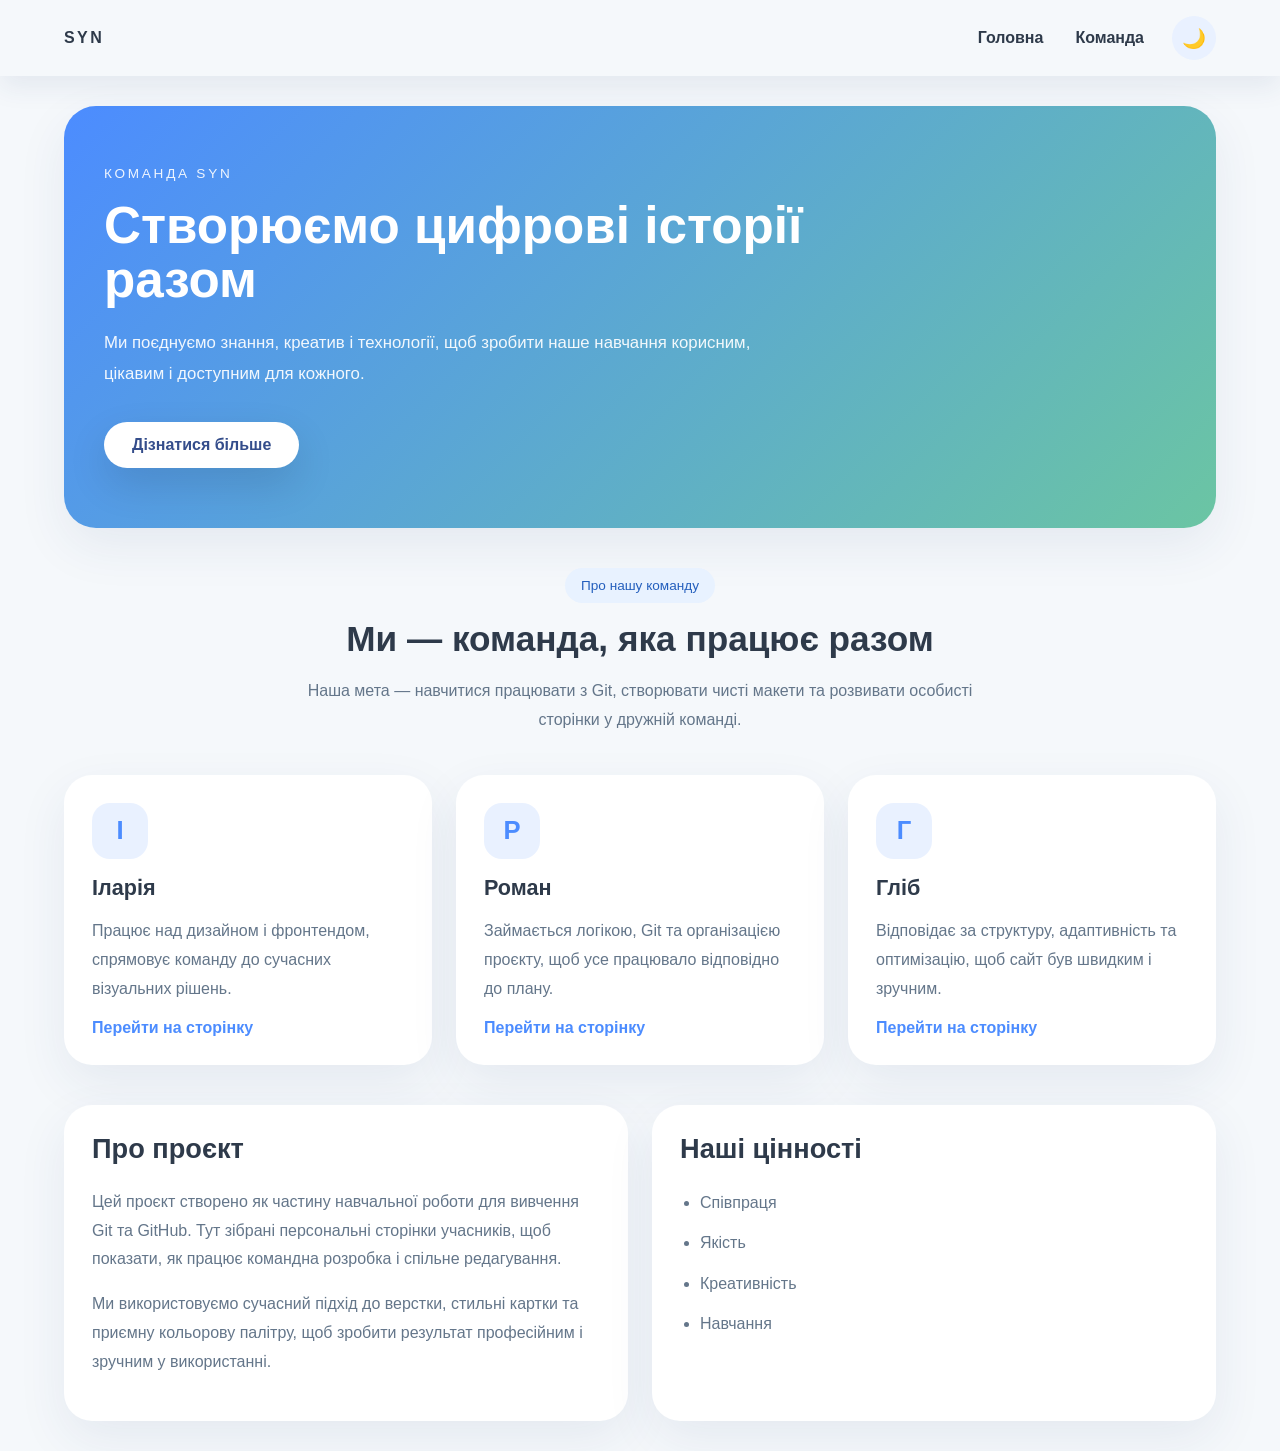
<file: index.html>
<!DOCTYPE html>
<html lang="uk">

<head>
    <meta charset="UTF-8">
    <meta name="viewport" content="width=device-width, initial-scale=1.0">
    <title>SYN</title>
    <link rel="stylesheet" href="style.css">
</head>

<body>
    <header class="site-header">
        <div class="navbar">
            <a class="logo" href="index.html">SYN</a>
            <nav class="nav-links">
                <a href="index.html">Головна</a>
                <a href="#team">Команда</a>
                <button class="theme-toggle" onclick="toggleTheme()" aria-label="Перемикнути тему">🌙</button>
            </nav>
        </div>
    </header>

    <div class="page-wrapper">
        <header class="hero">
            <div class="hero-content">
                <p class="eyebrow">Команда SYN</p>
                <h1>Створюємо цифрові історії разом</h1>
                <p class="hero-text">
                    Ми поєднуємо знання, креатив і технології, щоб зробити наше навчання корисним, цікавим і
                    доступним для кожного.
                </p>
                <a class="hero-button" href="#team">Дізнатися більше</a>
            </div>
        </header>

        <main class="main-content">
            <section id="team" class="about-team">
                <div class="section-header">
                    <span class="section-label">Про нашу команду</span>
                    <h2>Ми — команда, яка працює разом</h2>
                    <p>
                        Наша мета — навчитися працювати з Git, створювати чисті макети та розвивати особисті сторінки
                        у дружній команді.
                    </p>
                </div>

                <div class="team-cards">
                    <article class="team-card">
                        <div class="card-icon">І</div>
                        <h3>Іларія</h3>
                        <p>Працює над дизайном і фронтендом, спрямовує команду до сучасних візуальних рішень.</p>
                        <a href="members/ilariia.html">Перейти на сторінку</a>
                    </article>

                    <article class="team-card">
                        <div class="card-icon">Р</div>
                        <h3>Роман</h3>
                        <p>Займається логікою, Git та організацією проєкту, щоб усе працювало відповідно до плану.</p>
                        <a href="members/roman.html">Перейти на сторінку</a>
                    </article>

                    <article class="team-card">
                        <div class="card-icon">Г</div>
                        <h3>Гліб</h3>
                        <p>Відповідає за структуру, адаптивність та оптимізацію, щоб сайт був швидким і зручним.</p>
                        <a href="members/glib.html">Перейти на сторінку</a>
                    </article>
                </div>
            </section>

            <section class="info-section">
                <div class="info-card">
                    <h2>Про проєкт</h2>
                    <p>
                        Цей проєкт створено як частину навчальної роботи для вивчення Git та GitHub. Тут зібрані
                        персональні сторінки учасників, щоб показати, як працює командна розробка і спільне
                        редагування.
                    </p>
                    <p>
                        Ми використовуємо сучасний підхід до верстки, стильні картки та приємну кольорову палітру,
                        щоб зробити результат професійним і зручним у використанні.
                    </p>
                </div>
                <div class="info-card">
                    <h2>Наші цінності</h2>
                    <ul>
                        <li>Співпраця</li>
                        <li>Якість</li>
                        <li>Креативність</li>
                        <li>Навчання</li>
                    </ul>
                </div>
            </section>
        </main>
    </div>
    
    <script src="theme-switcher.js"></script>
</body>

</html>
</file>
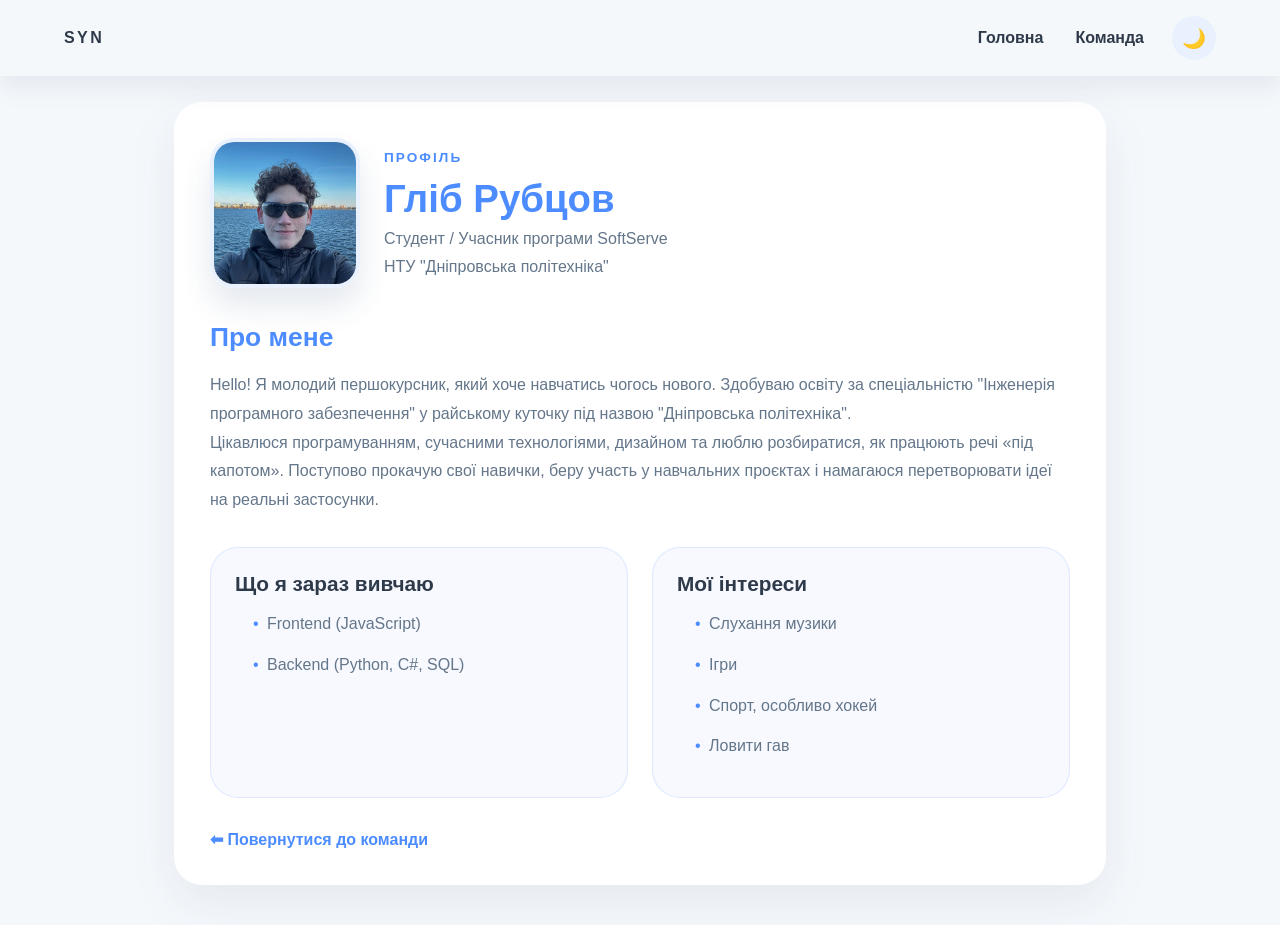
<file: members/glib.html>
<!DOCTYPE html>
<html lang="uk">

<head>
    <meta charset="UTF-8">
    <meta name="viewport" content="width=device-width, initial-scale=1.0">
    <title>Профіль - Гліб</title>
    <link rel="stylesheet" href="styles_members.css">
</head>

<body>
    <header class="site-header">
        <div class="navbar">
            <a class="logo" href="../index.html">SYN</a>
            <nav class="nav-links">
                <a href="../index.html">Головна</a>
                <a href="../index.html#team">Команда</a>
                <button class="theme-toggle" onclick="toggleTheme()" aria-label="Перемикнути тему">🌙</button>
            </nav>
        </div>
    </header>

    <main class="page-content">
        <section class="container profile-card">
            <div class="profile-intro">
                <img src="src/photo_glib.jpg" alt="Фото Глібу" class="avatar">
                <div class="profile-summary">
                    <p class="eyebrow">Профіль</p>
                    <h1>Гліб Рубцов</h1>
                    <p class="role">Студент / Учасник програми SoftServe</p>
                    <p class="role">НТУ "Дніпровська політехніка"</p>
                </div>
            </div>

            <div class="profile-section">
                <h2>Про мене</h2>
                <p>
                    Hello! Я молодий першокурсник, який хоче навчатись чогось нового. Здобуваю освіту за спеціальністю "Інженерія програмного забезпечення" у райському куточку під назвою "Дніпровська політехніка".
                </p>
                <p>
                    Цікавлюся програмуванням, сучасними технологіями, дизайном та люблю розбиратися, як працюють речі «під капотом». Поступово прокачую свої навички, беру участь у навчальних проєктах і намагаюся перетворювати ідеї на реальні застосунки.
                </p>
            </div>

            <div class="profile-grid">
                <article>
                    <h3>Що я зараз вивчаю</h3>
                    <ul>
                        <li>Frontend (JavaScript)</li>
                        <li>Backend (Python, C#, SQL)</li>
                    </ul>
                </article>
                <article>
                    <h3>Мої інтереси</h3>
                    <ul>
                        <li>Слухання музики</li>
                        <li>Ігри</li>
                        <li>Спорт, особливо хокей</li>
                        <li>Ловити гав</li>
                    </ul>
                </article>
            </div>

            <a href="../index.html" class="back-link">⬅ Повернутися до команди</a>
        </section>
    </main>
    
    <script src="../theme-switcher.js"></script>
</body>

</html>
</file>
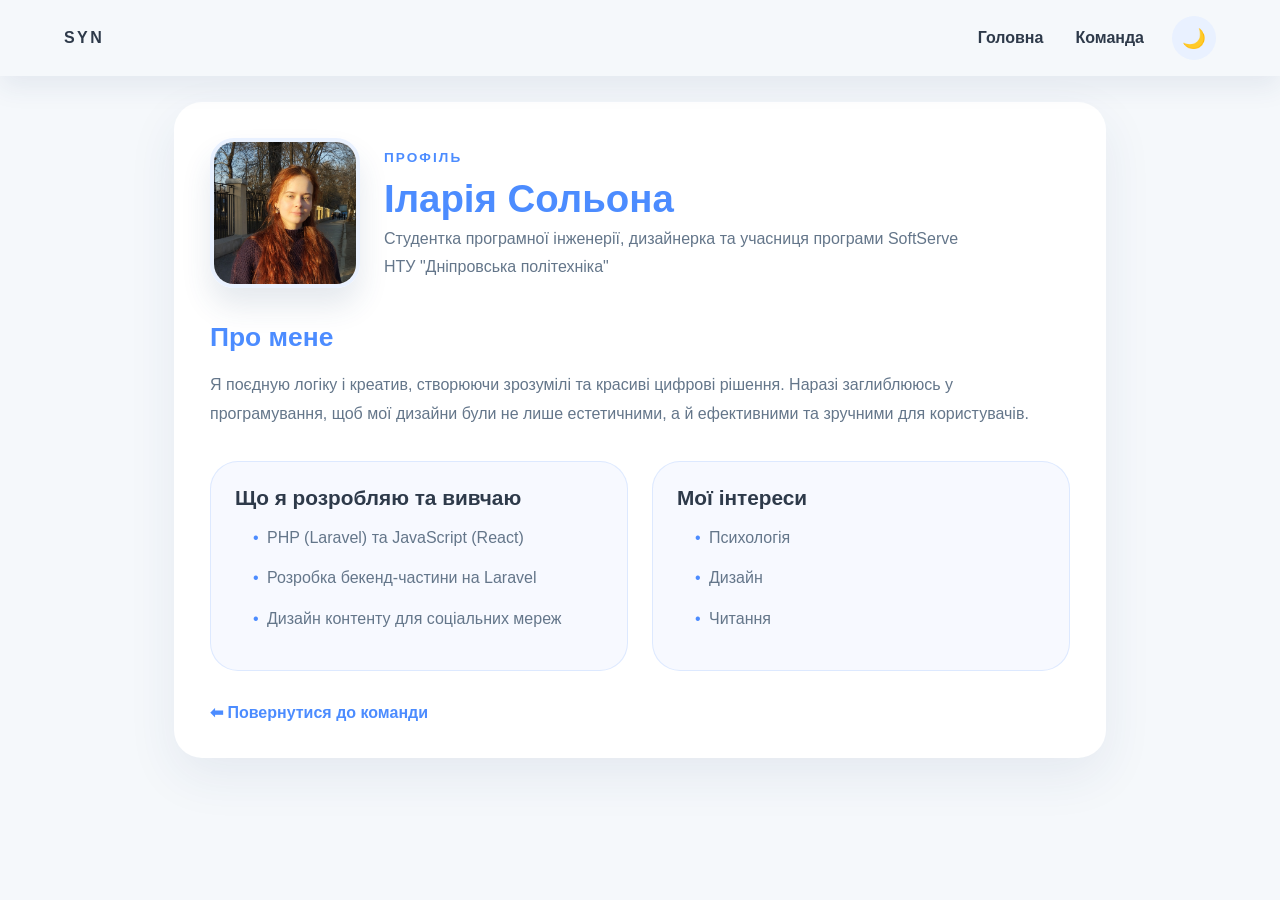
<file: members/ilariia.html>
<!DOCTYPE html>
<html lang="uk">

<head>
    <meta charset="UTF-8">
    <meta name="viewport" content="width=device-width, initial-scale=1.0">
    <title>Профіль - Іларія</title>
    <link rel="stylesheet" href="styles_members.css">
</head>

<body>
    <header class="site-header">
        <div class="navbar">
            <a class="logo" href="../index.html">SYN</a>
            <nav class="nav-links">
                <a href="../index.html">Головна</a>
                <a href="../index.html#team">Команда</a>
                <button class="theme-toggle" onclick="toggleTheme()" aria-label="Перемикнути тему">🌙</button>
            </nav>
        </div>
    </header>

    <main class="page-content">
        <section class="container profile-card">
            <div class="profile-intro">
                <img src="src/photo_ilariiya.jpg" alt="Фото Іларії" class="avatar">
                <div class="profile-summary">
                    <p class="eyebrow">Профіль</p>
                    <h1>Іларія Сольона</h1>
                    <p class="role">Студентка програмної інженерії, дизайнерка та учасниця програми SoftServe</p>
                    <p class="role">НТУ "Дніпровська політехніка"</p>
                </div>
            </div>

            <div class="profile-section">
                <h2>Про мене</h2>
                <p>
                    Я поєдную логіку і креатив, створюючи зрозумілі та красиві цифрові рішення.
                    Наразі заглиблююсь у програмування, щоб мої дизайни були не лише естетичними,
                    а й ефективними та зручними для користувачів.
                </p>
            </div>

            <div class="profile-grid">
                <article>
                    <h3>Що я розробляю та вивчаю</h3>
                    <ul>
                        <li>PHP (Laravel) та JavaScript (React)</li>
                        <li>Розробка бекенд-частини на Laravel</li>
                        <li>Дизайн контенту для соціальних мереж</li>
                    </ul>
                </article>
                <article>
                    <h3>Мої інтереси</h3>
                    <ul>
                        <li>Психологія</li>
                        <li>Дизайн</li>
                        <li>Читання</li>
                    </ul>
                </article>
            </div>

            <a href="../index.html" class="back-link">⬅ Повернутися до команди</a>
        </section>
    </main>
    
    <script src="../theme-switcher.js"></script>
</body>

</html>
</file>
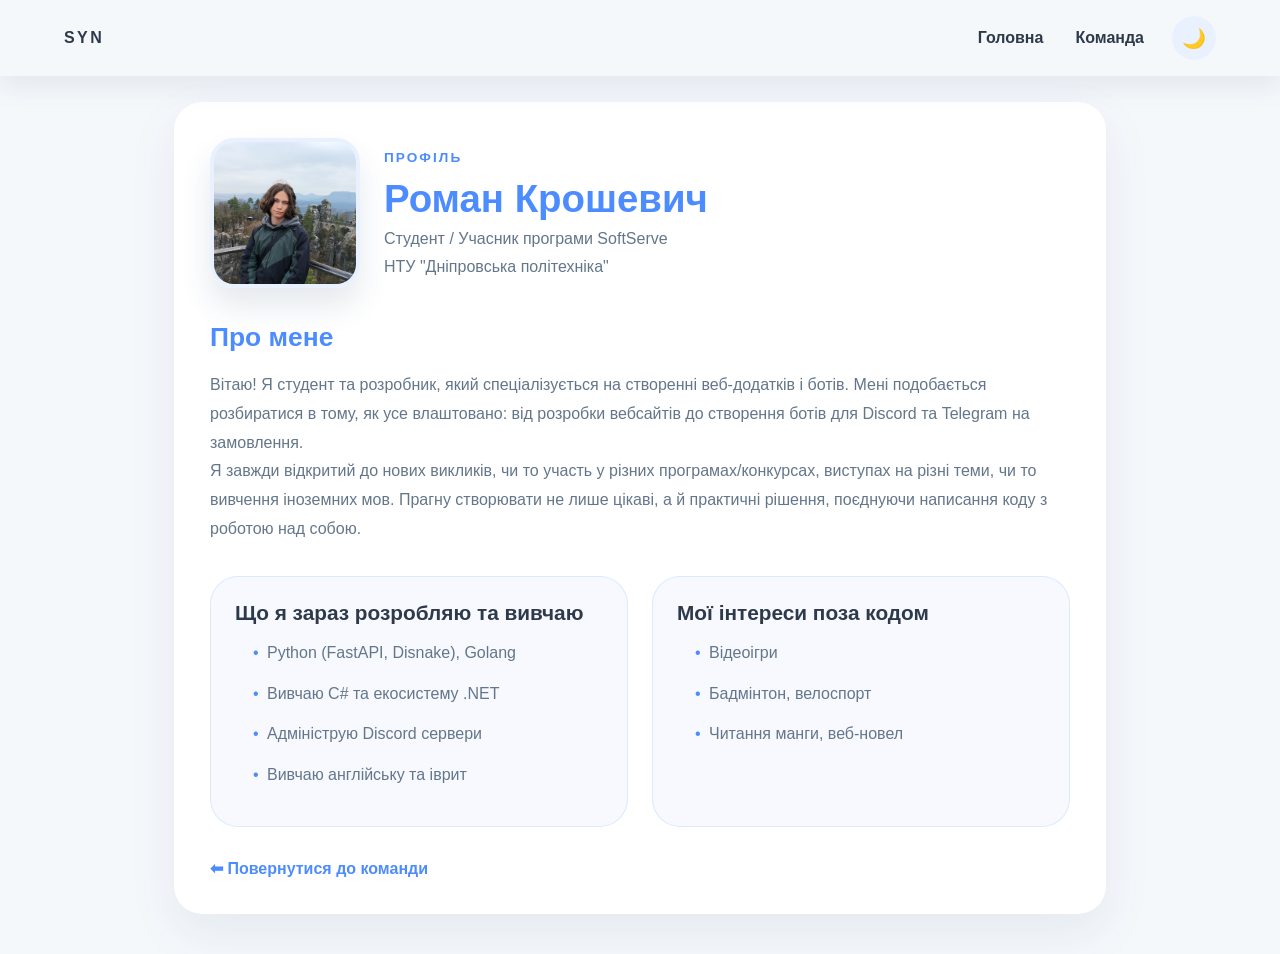
<file: members/roman.html>
<!DOCTYPE html>
<html lang="uk">

<head>
    <meta charset="UTF-8">
    <meta name="viewport" content="width=device-width, initial-scale=1.0">
    <title>Профіль - Роман</title>
    <link rel="stylesheet" href="styles_members.css">
</head>

<body>
    <header class="site-header">
        <div class="navbar">
            <a class="logo" href="../index.html">SYN</a>
            <nav class="nav-links">
                <a href="../index.html">Головна</a>
                <a href="../index.html#team">Команда</a>
                <button class="theme-toggle" onclick="toggleTheme()" aria-label="Перемикнути тему">🌙</button>
            </nav>
        </div>
    </header>

    <main class="page-content">
        <section class="container profile-card">
            <div class="profile-intro">
                <img src="src/photo_roman.png" alt="Фото Романа" class="avatar">
                <div class="profile-summary">
                    <p class="eyebrow">Профіль</p>
                    <h1>Роман Крошевич</h1>
                    <p class="role">Студент / Учасник програми SoftServe</p>
                    <p class="role">НТУ "Дніпровська політехніка"</p>
                </div>
            </div>

            <div class="profile-section">
                <h2>Про мене</h2>
                <p>
                    Вітаю! Я студент та розробник, який спеціалізується на створенні веб-додатків і ботів. Мені подобається розбиратися в тому, як усе влаштовано: від розробки вебсайтів до створення ботів для Discord та Telegram на замовлення.
                </p>
                <p>
                    Я завжди відкритий до нових викликів, чи то участь у різних програмах/конкурсах, виступах на різні теми, чи то вивчення іноземних мов. Прагну створювати не лише цікаві, а й практичні рішення, поєднуючи написання коду з роботою над собою.
                </p>
            </div>

            <div class="profile-grid">
                <article>
                    <h3>Що я зараз розробляю та вивчаю</h3>
                    <ul>
                        <li>Python (FastAPI, Disnake), Golang</li>
                        <li>Вивчаю C# та екосистему .NET</li>
                        <li>Адмініструю Discord сервери</li>
                        <li>Вивчаю англійську та іврит</li>
                    </ul>
                </article>
                <article>
                    <h3>Мої інтереси поза кодом</h3>
                    <ul>
                        <li>Відеоігри</li>
                        <li>Бадмінтон, велоспорт</li>
                        <li>Читання манги, веб-новел</li>
                    </ul>
                </article>
            </div>

            <a href="../index.html" class="back-link">⬅ Повернутися до команди</a>
        </section>
    </main>
    
    <script src="../theme-switcher.js"></script>
</body>

</html>
</file>
<file: style.css>
:root {
    --bg: #f5f8fb;
    --surface: #ffffff;
    --text: #2e3a4a;
    --muted: #64768a;
    --primary: #4c8cff;
    --primary-soft: #e9f1ff;
    --accent: #6bc5a3;
    --shadow: 0 18px 50px rgba(44, 70, 114, 0.08);
}

:root[data-theme="dark"] {
    --bg: #0f1419;
    --surface: #1e242f;
    --text: #e9f1ff;
    --muted: #a0aab5;
    --primary: #5ba3ff;
    --primary-soft: #1a2850;
    --accent: #5fdab8;
    --shadow: 0 18px 50px rgba(0, 0, 0, 0.3);
}

* {
    box-sizing: border-box;
}

body {
    margin: 0;
    font-family: 'Segoe UI', Tahoma, Geneva, Verdana, sans-serif;
    background-color: var(--bg);
    color: var(--text);
    transition: background-color 0.3s ease, color 0.3s ease;
}

.page-wrapper {
    max-width: 1200px;
    margin: 0 auto;
    padding: 30px 24px;
}

.hero {
    background: linear-gradient(135deg, #4c8cff 0%, #6bc5a3 100%);
    border-radius: 32px;
    padding: 60px 40px;
    color: white;
    box-shadow: var(--shadow);
    margin-bottom: 40px;
    transition: background 0.3s ease, box-shadow 0.3s ease;
}

.hero-content {
    max-width: 720px;
}

.eyebrow {
    text-transform: uppercase;
    letter-spacing: 0.2em;
    margin: 0 0 18px;
    font-size: 0.85rem;
    opacity: 0.9;
}

.hero h1 {
    font-size: clamp(2.4rem, 4vw, 4.2rem);
    margin: 0 0 20px;
    line-height: 1.05;
}

.hero-text {
    font-size: 1.05rem;
    line-height: 1.9;
    max-width: 650px;
    margin-bottom: 32px;
    color: rgba(255, 255, 255, 0.92);
}

.hero-button {
    display: inline-flex;
    align-items: center;
    justify-content: center;
    padding: 14px 28px;
    background-color: white;
    color: #344d8b;
    font-weight: 700;
    border-radius: 999px;
    text-decoration: none;
    transition: transform 0.25s ease, box-shadow 0.25s ease;
    box-shadow: 0 16px 40px rgba(0, 0, 0, 0.12);
}

.hero-button:hover {
    transform: translateY(-2px);
    box-shadow: 0 22px 48px rgba(0, 0, 0, 0.16);
}

.main-content {
    display: grid;
    gap: 40px;
}

.section-header {
    text-align: center;
    max-width: 780px;
    margin: 0 auto 40px;
}

.section-label {
    display: inline-block;
    background-color: #e8f2ff;
    color: #245fbd;
    padding: 10px 16px;
    border-radius: 999px;
    font-size: 0.85rem;
    margin-bottom: 16px;
    transition: background-color 0.3s ease, color 0.3s ease;
}

:root[data-theme="dark"] .section-label {
    background-color: #1a2850;
    color: #7b9fff;
}

.about-team h2 {
    font-size: 2.2rem;
    margin: 0 0 18px;
}

.about-team p {
    color: var(--muted);
    line-height: 1.8;
    margin: 0 auto;
    max-width: 680px;
}

.team-cards {
    display: grid;
    grid-template-columns: repeat(auto-fit, minmax(240px, 1fr));
    gap: 24px;
}

.team-card {
    background-color: var(--surface);
    border-radius: 28px;
    padding: 28px;
    box-shadow: var(--shadow);
    display: flex;
    flex-direction: column;
    gap: 16px;
    transition: transform 0.3s ease, box-shadow 0.3s ease;
}

.team-card:hover {
    transform: translateY(-6px);
    box-shadow: 0 24px 60px rgba(44, 70, 114, 0.14);
}

.card-icon {
    width: 56px;
    height: 56px;
    border-radius: 18px;
    background-color: var(--primary-soft);
    color: var(--primary);
    display: grid;
    place-items: center;
    font-size: 1.6rem;
    font-weight: 700;
}

.team-card h3 {
    margin: 0;
    font-size: 1.35rem;
}

.team-card p {
    margin: 0;
    color: var(--muted);
    line-height: 1.8;
    flex-grow: 1;
}

.team-card a {
    display: inline-block;
    text-decoration: none;
    color: var(--primary);
    font-weight: 700;
}

.info-section {
    display: grid;
    gap: 24px;
    grid-template-columns: repeat(auto-fit, minmax(280px, 1fr));
}

.info-card {
    background-color: var(--surface);
    border-radius: 28px;
    padding: 28px;
    box-shadow: var(--shadow);
}

.info-card h2 {
    margin-top: 0;
    font-size: 1.7rem;
}

.info-card p {
    color: var(--muted);
    line-height: 1.8;
}

.info-card ul {
    padding-left: 20px;
    margin: 0;
    color: var(--muted);
    line-height: 1.9;
}

.info-card li {
    margin-bottom: 10px;
}

.site-header {
    position: sticky;
    top: 0;
    z-index: 20;
    background: rgba(245, 248, 251, 0.96);
    backdrop-filter: blur(14px);
    box-shadow: 0 12px 24px rgba(44, 70, 114, 0.08);
}

.navbar {
    max-width: 1200px;
    margin: 0 auto;
    padding: 16px 24px;
    display: flex;
    align-items: center;
    justify-content: space-between;
    gap: 24px;
}

.logo {
    color: var(--text);
    font-size: 1rem;
    font-weight: 800;
    text-transform: uppercase;
    letter-spacing: 0.15em;
    text-decoration: none;
}

.nav-links {
    display: flex;
    align-items: center;
    gap: 24px;
}

.nav-links a {
    color: var(--text);
    text-decoration: none;
    font-weight: 600;
    padding: 8px 4px;
    transition: color 0.2s ease, transform 0.2s ease;
    position: relative;
}

.nav-links a::after {
    content: "";
    position: absolute;
    left: 0;
    bottom: 0;
    width: 0;
    height: 2px;
    background: var(--primary);
    transition: width 0.2s ease;
}

.nav-links a:hover {
    color: var(--primary);
    transform: translateY(-1px);
}

.nav-links a:hover::after {
    width: 100%;
}

.theme-toggle {
    display: flex;
    align-items: center;
    justify-content: center;
    width: 44px;
    height: 44px;
    border: none;
    background: var(--primary-soft);
    border-radius: 50%;
    cursor: pointer;
    font-size: 1.2rem;
    transition: background-color 0.3s ease, transform 0.2s ease;
    color: var(--primary);
}

.theme-toggle:hover {
    transform: scale(1.1);
    background-color: rgba(76, 140, 255, 0.2);
}

.theme-toggle:active {
    transform: scale(0.95);
}

/* Dark theme specific styles */
:root[data-theme="dark"] .hero-button {
    background-color: var(--primary-soft);
    color: var(--primary);
}

:root[data-theme="dark"] .hero {
    background: linear-gradient(135deg, #5ba3ff 0%, #5fdab8 100%);
    box-shadow: 0 18px 50px rgba(0, 0, 0, 0.3);
}

:root[data-theme="dark"] .site-header {
    background: rgba(15, 20, 25, 0.96);
}

:root[data-theme="dark"] .team-card {
    box-shadow: 0 18px 50px rgba(0, 0, 0, 0.3);
}

:root[data-theme="dark"] .team-card:hover {
    box-shadow: 0 24px 60px rgba(0, 0, 0, 0.4);
}

:root[data-theme="dark"] .info-card {
    box-shadow: 0 18px 50px rgba(0, 0, 0, 0.3);
}

:root[data-theme="dark"] .container {
    box-shadow: 0 18px 50px rgba(0, 0, 0, 0.3);
}
</file>
<file: members/styles_members.css>
:root {
    --bg: #f5f8fb;
    --surface: #ffffff;
    --text: #2e3a4a;
    --muted: #64768a;
    --primary: #4c8cff;
    --primary-soft: #e9f1ff;
    --shadow: 0 18px 50px rgba(44, 70, 114, 0.08);
}

:root[data-theme="dark"] {
    --bg: #0f1419;
    --surface: #1e242f;
    --text: #e9f1ff;
    --muted: #a0aab5;
    --primary: #5ba3ff;
    --primary-soft: #1a2850;
    --shadow: 0 18px 50px rgba(0, 0, 0, 0.3);
}

* {
    box-sizing: border-box;
}

body {
    margin: 0;
    font-family: 'Segoe UI', Tahoma, Geneva, Verdana, sans-serif;
    background-color: var(--bg);
    color: var(--text);
    min-height: 100vh;
    transition: background-color 0.3s ease, color 0.3s ease;
}

.site-header {
    position: sticky;
    top: 0;
    z-index: 20;
    background: rgba(245, 248, 251, 0.96);
    backdrop-filter: blur(14px);
    box-shadow: 0 12px 24px rgba(44, 70, 114, 0.08);
}

.navbar {
    max-width: 1200px;
    margin: 0 auto;
    padding: 16px 24px;
    display: flex;
    align-items: center;
    justify-content: space-between;
    gap: 24px;
}

.logo {
    color: var(--text);
    font-size: 1rem;
    font-weight: 800;
    text-transform: uppercase;
    letter-spacing: 0.15em;
    text-decoration: none;
}

.nav-links {
    display: flex;
    align-items: center;
    gap: 24px;
}

.nav-links a {
    color: var(--text);
    text-decoration: none;
    font-weight: 600;
    padding: 8px 4px;
    transition: color 0.2s ease, transform 0.2s ease;
    position: relative;
}

.nav-links a::after {
    content: "";
    position: absolute;
    left: 0;
    bottom: 0;
    width: 0;
    height: 2px;
    background: var(--primary);
    transition: width 0.2s ease;
}

.nav-links a:hover {
    color: var(--primary);
    transform: translateY(-1px);
}

.nav-links a:hover::after {
    width: 100%;
}

.theme-toggle {
    display: flex;
    align-items: center;
    justify-content: center;
    width: 44px;
    height: 44px;
    border: none;
    background: var(--primary-soft);
    border-radius: 50%;
    cursor: pointer;
    font-size: 1.2rem;
    transition: background-color 0.3s ease, transform 0.2s ease;
    color: var(--primary);
}

.theme-toggle:hover {
    transform: scale(1.1);
    background-color: rgba(76, 140, 255, 0.2);
}

.theme-toggle:active {
    transform: scale(0.95);
}

.page-content {
    max-width: 980px;
    margin: 0 auto;
    padding: 26px 24px 40px;
}

.container {
    background-color: var(--surface);
    border-radius: 28px;
    padding: 36px;
    box-shadow: var(--shadow);
    transition: background-color 0.3s ease, box-shadow 0.3s ease;
}

.profile-intro {
    display: flex;
    align-items: center;
    gap: 24px;
    flex-wrap: wrap;
    margin-bottom: 34px;
}

.avatar {
    width: 150px;
    height: 150px;
    border-radius: 24px;
    object-fit: cover;
    border: 4px solid var(--primary-soft);
    box-shadow: 0 18px 30px rgba(44, 70, 114, 0.12);
    transition: box-shadow 0.3s ease;
}

:root[data-theme="dark"] .avatar {
    box-shadow: 0 18px 30px rgba(0, 0, 0, 0.3);
}

.profile-summary {
    min-width: 220px;
}

.eyebrow {
    margin: 0 0 14px;
    color: var(--primary);
    font-size: 0.85rem;
    letter-spacing: 0.15em;
    text-transform: uppercase;
    font-weight: 700;
}

h1 {
    margin: 0;
    font-size: clamp(2rem, 3vw, 2.8rem);
    line-height: 1.05;
    color: var(--primary);
    transition: color 0.3s ease;
}

.role {
    margin: 10px 0 0;
    color: var(--muted);
}

.profile-section {
    margin-bottom: 32px;
}

.profile-section h2 {
    margin: 0 0 18px;
    font-size: 1.65rem;
    color: var(--primary);
    transition: color 0.3s ease;
}

.profile-section p {
    margin: 0;
    color: var(--muted);
    line-height: 1.8;
}

.profile-grid {
    display: grid;
    gap: 24px;
    grid-template-columns: repeat(auto-fit, minmax(240px, 1fr));
    margin-bottom: 32px;
}

.profile-grid article {
    background-color: #f7f9ff;
    border-radius: 28px;
    padding: 24px;
    border: 1px solid rgba(76, 140, 255, 0.15);
    transition: background-color 0.3s ease, border-color 0.3s ease;
}

:root[data-theme="dark"] .profile-grid article {
    background-color: #252d3a;
    border: 1px solid rgba(91, 163, 255, 0.2);
}

.profile-grid h3 {
    margin-top: 0;
    margin-bottom: 14px;
    color: var(--text);
    font-size: 1.3rem;
    transition: color 0.3s ease;
}

.profile-grid ul {
    list-style: none;
    padding-left: 18px;
    margin: 0;
    color: var(--muted);
    line-height: 1.8;
}

.profile-grid li {
    position: relative;
    padding-left: 14px;
    margin-bottom: 12px;
}

.profile-grid li::before {
    content: "•";
    position: absolute;
    left: 0;
    color: var(--primary);
}

.back-link {
    display: inline-flex;
    align-items: center;
    gap: 8px;
    color: var(--primary);
    text-decoration: none;
    font-weight: 700;
    transition: color 0.2s ease;
}

.back-link:hover {
    color: #346ed1;
}

/* Dark theme specific styles */
:root[data-theme="dark"] .site-header {
    background: rgba(15, 20, 25, 0.96);
}

:root[data-theme="dark"] .back-link:hover {
    color: #7b9fff;
}
</file>
